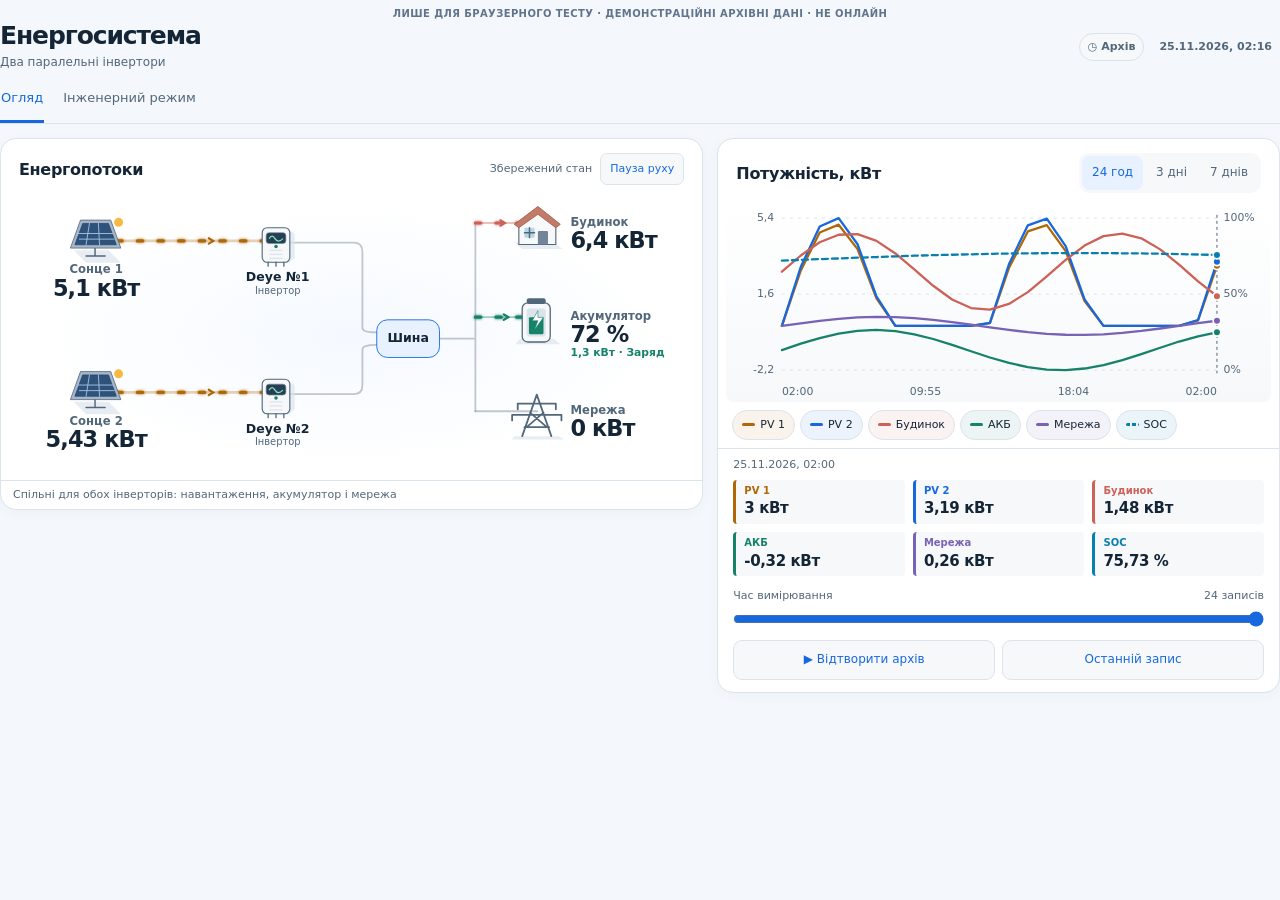
<file: tests/rakurs_v7_preview.html>
<!doctype html>
<html lang="uk">
<head>
<meta charset="utf-8">
<meta name="viewport" content="width=device-width,initial-scale=1">
<title>Rakurs V7 — ізольований візуальний тест</title>
<link rel="stylesheet" href="../deploy/rakurs/standalone/static/rakurs-v7.css">
<style>
html,body{margin:0;padding:0;min-height:100%;background:#f4f7fc}
body[data-theme="dark"]{background:#0b1625}
#test-label{margin:8px auto 3px;text-align:center;font:600 10px system-ui;
 color:#60748c;letter-spacing:.04em}
#test-stage{margin:auto;width:100%;max-width:1570px}
</style>
<script src="../deploy/rakurs/standalone/static/rakurs-v7-model.js"></script>
<script src="../deploy/rakurs/standalone/static/rakurs-v7.js"></script>
</head>
<body data-theme="light">
<p id="test-label">ЛИШЕ ДЛЯ БРАУЗЕРНОГО ТЕСТУ · ДЕМОНСТРАЦІЙНІ АРХІВНІ ДАНІ · НЕ ОНЛАЙН</p>
<main id="test-stage"></main>
<script>
(function(){
 const p=new URLSearchParams(location.search);
 const theme=p.get("theme")==="dark"?"dark":"light";
 document.body.setAttribute("data-theme",theme);
 const t="2026-11-25T00:16:18Z";
 const r=(value,unit="кВт")=>({value_decimal:value,unit,observed_at_utc:t});
 const d1={device_key:"fixture_deye_1",slot_no:1,values:{
  pv_power:r(5.1),load_power:r(6.4),grid_power:r(0),
  battery_power:r(-1.3),battery_soc:r(72,"%")
 }};
 const d2={device_key:"fixture_deye_2",slot_no:2,values:{
  pv_power:r(5.432),load_power:r(6.816),grid_power:r(0),
  battery_power:r(-1.385),battery_soc:r(73.8,"%")
 }};
 const scenario=p.get("scenario")||"archive";
 if(scenario==="empty"){d1.values={};d2.values={};}
 if(scenario==="zero"){d1.values.pv_power=r(0);d2.values.pv_power=r(0);}
 if(scenario==="discharge"){d1.values.battery_power=r(1.38);d2.values.battery_power=r(1.4);}
 if(scenario==="battery-idle"){d1.values.battery_power=r(0);d2.values.battery_power=r(0);}
 if(scenario==="battery-conflict"){d2.values.battery_power=r(1.4);}
 if(scenario==="partial"){delete d1.values.battery_soc;delete d2.values.grid_power;}
 const start=Date.parse("2026-11-24T00:00:00Z");
 const loader=async(device,key,hours)=>{
  if(scenario==="empty")return {points:[]};
  const n=hours>=168?44:hours>=72?32:24;
  const points=Array.from({length:n},(_,i)=>{
   const hour=i/(n-1)*hours;
   const sun=Math.max(0,Math.sin((i/(n-1))*Math.PI*4.2));
   let v=key==="pv_power"?(device==="fixture_deye_1"?5.1:5.43)*sun:
    key==="load_power"?2.7+1.9*Math.sin(i*.44):
    key==="battery_power"?-1.2+Math.sin(i*.32):
    key==="battery_soc"?72+5*Math.sin(i*.1):
    key==="grid_power"?.45*Math.sin(i*.3):null;
   return {value_decimal:v,unit:key==="battery_soc"?"%":"кВт",
    observed_at_utc:new Date(start+hour*3600000).toISOString()};
  });
  return {points};
 };
 const settings={devices:[d1,d2],selectedDeviceKey:d1.device_key,
  selectedSlotNo:1,status:{collector_active:false,physical_topology_verified:false,
   register_semantics_verified:false},historyLoader:loader,
  now:Date.parse("2026-11-26T00:00:00Z")};
 window.__v7Fixture={settings};
 window.RakursV7.render(document.getElementById("test-stage"),settings);
})();
</script>
</body>
</html>
</file>
<file: deploy/rakurs/standalone/static/rakurs-v7.css>
/* RAKURS — independent product design system, shared light/dark tokens.
   The overview has its own visual language: equipment, not a grid of KPI cards. */
.rv7{
 --v7-bg:#f0f3f6;--v7-card:#fff;--v7-card-alt:#f6f8fa;--v7-ink:#142536;--v7-muted:#53677a;
 --v7-line:#dbe3eb;--v7-primary:#1768df;--v7-accent-bg:#e8f1ff;
 --v7-pv:#ae6808;--v7-pv-soft:#fff4d9;--v7-load:#cc6158;--v7-load-soft:#fff2ee;
 --v7-battery:#168269;--v7-battery-soft:#e6f6ef;--v7-grid:#7762b5;--v7-grid-soft:#f1eefb;
 --v7-shadow:0 3px 14px #16263b08;--v7-radius:16px;--v7-gap:14px;
 font:14px/1.45 Inter,system-ui,-apple-system,"Segoe UI",sans-serif;color:var(--v7-ink);
 font-variant-numeric:tabular-nums;max-width:none;margin:0;min-width:0;
}
body[data-theme=dark] .rv7,.rv7[data-theme=dark]{
 --v7-bg:#0d1620;--v7-card:#152331;--v7-card-alt:#1a2b39;--v7-ink:#f0f5fa;--v7-muted:#a1b4c5;
 --v7-line:#304352;--v7-primary:#8bbaff;--v7-accent-bg:#243b56;
 --v7-pv:#ffca70;--v7-pv-soft:#453720;--v7-load:#ff9b90;--v7-load-soft:#452b30;
 --v7-battery:#73d5b0;--v7-battery-soft:#193d34;--v7-grid:#c2aff5;--v7-grid-soft:#342d48;
 --v7-shadow:none;
}
.rv7 *{box-sizing:border-box}
.rv7 button,.rv7 input,.rv7 select{font:inherit}
.rv7 button{cursor:pointer}
.rv7 :is(button,a,input,[role=button]):focus-visible{outline:2px solid var(--v7-primary);outline-offset:3px}
.rv7 [hidden]{display:none!important}
.rv7-sr{position:absolute;width:1px;height:1px;overflow:hidden;clip:rect(0,0,0,0)}
.rv7-top{display:flex;justify-content:space-between;align-items:center;gap:8px;margin-bottom:8px;flex-wrap:wrap}
.rv7-heading{display:flex;align-items:center}
.rv7-title{font-size:25px;letter-spacing:-.045em;line-height:1.15;margin:0;font-weight:780}
.rv7-subtitle{font-size:12px;color:var(--v7-muted);display:block;margin-top:3px}
.rv7-status{display:flex;align-items:center;gap:7px;flex-wrap:wrap}
.rv7-pill{font-size:11px;color:var(--v7-muted);padding:5px 8px;border-radius:20px;white-space:nowrap;font-weight:650}
.rv7-pill.is-archive{background:var(--v7-card-alt);border:1px solid var(--v7-line)}
.rv7-pill.is-live{color:var(--v7-battery);background:var(--v7-battery-soft)}
.rv7-pill.is-missing{color:var(--v7-load);background:var(--v7-load-soft)}
.rv7-tabs{display:flex;gap:18px;border-bottom:1px solid var(--v7-line);margin-bottom:14px}
.rv7-tab{border:0;background:none;padding:7px 1px 10px;min-height:44px;font-size:13px!important;color:var(--v7-muted);font-weight:650;border-bottom:3px solid transparent}
.rv7-tab[aria-selected=true]{color:var(--v7-primary);border-color:var(--v7-primary)}
.rv7-shell{display:grid;grid-template-columns:minmax(0,1fr);gap:var(--v7-gap);align-items:start}
.rv7-overview-left{display:grid;gap:8px;min-width:0}
.rv7-card{min-width:0;overflow:hidden;background:var(--v7-card);border:1px solid var(--v7-line);border-radius:var(--v7-radius);box-shadow:var(--v7-shadow)}
.rv7-card-head{display:flex;justify-content:space-between;align-items:center;gap:8px;padding:14px 18px 6px}
.rv7-card-title{font-size:16px;font-weight:770;letter-spacing:-.02em}
.rv7-card-meta{font-size:11px;color:var(--v7-muted);text-align:right}
.rv7-diagram-card{background:var(--v7-card)}
.rv7-schema-wrap{padding:4px 12px 3px;background:radial-gradient(ellipse at center,var(--v7-accent-bg) -80%,transparent 65%);min-width:0}
.rv7-diagram{display:block;width:100%;height:auto;max-width:900px;margin:auto;overflow:visible}
.rv7-mobile{display:none}
.rv7-diagram [data-node]{cursor:pointer}
.rv7-diagram [data-node] text,.rv7-equipment{pointer-events:none}
.rv7-diagram .rv7-node-bg{fill:transparent;stroke:none;transition:fill .15s}
.rv7-diagram [data-node]:hover .rv7-node-bg,.rv7-diagram [data-node]:focus-visible .rv7-node-bg{fill:var(--v7-accent-bg)}
.rv7-diagram .rv7-node-label{font-size:13px;font-weight:600;fill:var(--v7-muted)}
.rv7-diagram .rv7-node-value{font-weight:780;letter-spacing:-.04em;fill:var(--v7-ink)}
.rv7-diagram .rv7-bus-title{font-size:14px;font-weight:720;fill:var(--v7-ink)}
.rv7-diagram .rv7-bus-meta{font-size:11px;fill:var(--v7-muted)}
.rv7-diagram .rv7-hub{fill:var(--v7-accent-bg);stroke:var(--v7-primary);stroke-width:1}
.rv7-diagram .rv7-wire{fill:none;stroke:var(--v7-line);stroke-width:2;stroke-linecap:round;stroke-linejoin:round}
.rv7-diagram .rv7-wire-pv1,.rv7-diagram .rv7-wire-pv2{stroke:var(--v7-pv);stroke-width:3}
.rv7-diagram .rv7-wire-load{stroke:var(--v7-load)}
.rv7-diagram .rv7-wire-battery{stroke:var(--v7-battery)}
.rv7-diagram .rv7-wire-grid{stroke:var(--v7-grid)}
.rv7-diagram .rv7-wire.is-unknown{stroke:var(--v7-line)}
.rv7-direction{fill:none;stroke:var(--v7-pv);stroke-width:2.5;stroke-linecap:round}
.rv7-equipment .art-ground{fill:var(--v7-line);opacity:.65}
.rv7-equipment .art-frame{fill:none;stroke:var(--v7-muted);stroke-width:1.3;stroke-linecap:round}
.rv7-equipment .art-solar-frame{fill:#a6b6ca;stroke:#51647c;stroke-width:.7}
.rv7-equipment .art-solar{fill:#2e5279;stroke:#244464;stroke-width:.65}
.rv7-equipment .art-solar-cells{fill:none;stroke:#a5c6e7;stroke-width:.8;stroke-linecap:round}
.rv7-equipment .art-sun{fill:#f6b941}
.rv7-equipment .art-device{fill:var(--v7-card-alt);stroke:var(--v7-muted);stroke-width:1.15}
.rv7-equipment .art-display{fill:#254052;stroke:#708599;stroke-width:.65}
.rv7-equipment .art-signal{fill:none;stroke:#85e1c1;stroke-width:1.3}
.rv7-equipment .art-detail{fill:none;stroke:var(--v7-line);stroke-width:1.4;stroke-linecap:round}
.rv7-equipment .art-led{fill:var(--v7-battery)}
.rv7-equipment .art-house{fill:var(--v7-card-alt);stroke:var(--v7-muted);stroke-width:1}
.rv7-equipment .art-roof{fill:#c17b67;stroke:#9d5645;stroke-width:.7;stroke-linejoin:round}
.rv7-equipment .art-door{fill:#718498}
.rv7-equipment .art-window{fill:#b6d7e8}
.rv7-equipment .art-terminal{fill:var(--v7-muted)}
.rv7-equipment .art-battery-track{fill:var(--v7-line)}
.rv7-equipment .art-battery-fill{fill:var(--v7-battery)}
.rv7-equipment .art-lightning{fill:var(--v7-card);stroke:var(--v7-battery);stroke-width:.5}
.rv7-equipment .art-tower{fill:none;stroke:var(--v7-muted);stroke-width:1.6;stroke-linecap:round;stroke-linejoin:round}
.rv7-flow-foot{display:flex;justify-content:space-between;align-items:center;gap:6px;flex-wrap:wrap;padding:6px 18px 11px;border-top:1px solid var(--v7-line)}
.rv7-source-label{font-size:11px;color:var(--v7-muted)}
.rv7-actions{margin-left:auto;display:flex}
.rv7-link,.rv7-latest,.rv7-play{display:inline-flex;align-items:center;justify-content:center;min-height:40px;gap:6px;padding:6px 12px;border:1px solid var(--v7-line);border-radius:9px;background:var(--v7-card-alt);color:var(--v7-primary);font-size:12px!important;font-weight:680;text-decoration:none}
.rv7-link:hover,.rv7-latest:hover,.rv7-play:hover{border-color:var(--v7-primary)}
.rv7-warnings{display:grid;gap:4px}
.rv7-message{display:flex;align-items:center;gap:7px;font-size:12px;color:var(--v7-muted);padding:5px 10px}
.rv7-message .rv7-link{margin-left:auto}
.rv7-notice-icon{color:var(--v7-pv);font-size:15px}
.rv7-warning-details{font-size:11px;color:var(--v7-muted);padding:0 10px}
.rv7-warning-details summary{cursor:pointer;min-height:26px}
.rv7-warning-details ul{margin:4px 0 8px;padding-left:18px}
.rv7-ranges{display:flex;align-items:center;gap:3px;padding:3px;background:var(--v7-card-alt);border-radius:10px}
.rv7-range{border:0;border-radius:8px;background:transparent;color:var(--v7-muted);font-size:12px!important;padding:6px 10px;min-height:34px;font-weight:650}
.rv7-range[aria-pressed=true]{background:var(--v7-accent-bg);color:var(--v7-primary)}
.rv7-chart-box{padding:6px 10px 0;min-height:120px}
.rv7-chart{display:block;width:100%;height:auto;max-height:240px}
.rv7-chart-gridline{stroke:var(--v7-line);stroke-width:1;stroke-dasharray:3 5}
.rv7-chart-line{fill:none;stroke-width:2.3;stroke-linecap:round;stroke-linejoin:round}
.rv7-axis{fill:var(--v7-muted);font-size:10px}
.rv7-chart-cursor{stroke:var(--v7-muted);stroke-width:1;stroke-dasharray:3 3}
.rv7-chart-hit{fill:transparent;cursor:crosshair}
.rv7-chart-status{display:grid;place-items:center;text-align:center;min-height:120px;color:var(--v7-muted);font-size:12px;padding:16px}
.rv7-series{display:flex;flex-wrap:wrap;gap:5px 8px;padding:5px 14px 7px}
.rv7-series-button{border:0;background:none;display:flex;align-items:center;gap:5px;color:var(--v7-muted);min-height:34px;font-size:11px!important;padding:4px;font-weight:650}
.rv7-series-button[aria-pressed=false]{opacity:.5;text-decoration:line-through}
.rv7-series-dot{width:8px;height:8px;border-radius:3px;background:var(--series-color)}
.rv7-history-time{border-top:1px solid var(--v7-line);padding:8px 15px}
.rv7-chart-date{font-size:11px;color:var(--v7-muted);margin-bottom:7px}
.rv7-chart-stats{display:flex;gap:7px;flex-wrap:wrap}
.rv7-chart-stat{min-width:75px;flex:1}
.rv7-chart-stat small{font-size:10px;font-weight:700;display:block}
.rv7-chart-stat strong{font-size:15px;letter-spacing:-.025em;display:block}
.rv7-time-control{padding:4px 15px 12px}
.rv7-time-control label{display:flex;justify-content:space-between;gap:6px;color:var(--v7-muted);font-size:11px}
.rv7-time-control input{width:100%;accent-color:var(--v7-primary);min-height:30px;margin:0}
.rv7-playback-actions{display:grid;grid-template-columns:1fr 1fr;gap:7px}
.rv7-play[aria-pressed=true]{background:var(--v7-accent-bg);border-color:var(--v7-primary)}
.rv7-note{font-size:11px;color:var(--v7-muted);padding:8px 15px;margin:0;border-top:1px solid var(--v7-line)}
.rv7-history-error{margin:5px 15px 8px;color:var(--v7-load);font-size:12px}
.rv7-history-error:empty{display:none}
.rv7-secondary{margin-top:14px;display:grid;grid-template-columns:1fr 1fr;gap:12px}
.rv7-secondary .rv7-card{padding:14px}
.rv7-secondary-title{margin:0 0 8px;font-size:13px;font-weight:750}
.rv7-devices,.rv7-chip-grid{display:grid;grid-template-columns:repeat(2,minmax(0,1fr));gap:8px}
.rv7-device,.rv7-chip{padding:10px;border:1px solid var(--v7-line);border-radius:10px;background:var(--v7-card-alt);text-decoration:none;color:var(--v7-ink);font-size:12px}
.rv7-device small{display:block;font-size:10px;color:var(--v7-muted);margin:3px 0}
.rv7-device-link{display:inline-block;color:var(--v7-primary);font-size:11px;padding:6px 0;text-decoration:none}
.rv7-chip{min-height:44px;display:flex;align-items:center}
.rv7-engineer{display:grid;gap:12px}
.rv7-engineer-head{padding:15px}
.rv7-engineer-head h2{font-size:19px;margin:0 0 4px}
.rv7-engineer-head p{font-size:12px;color:var(--v7-muted);margin:0}
.rv7-engineer-table{padding:0 10px 10px;overflow:auto}
.rv7-engineer table{width:100%;border-collapse:collapse;min-width:580px}
.rv7-engineer th,.rv7-engineer td{font-size:12px;text-align:left;padding:12px;border-bottom:1px solid var(--v7-line)}
.rv7-engineer th{background:var(--v7-card-alt);color:var(--v7-muted)}
.rv7-engineer-nav{display:flex;flex-wrap:wrap;gap:6px;padding:12px}
.rv7-panel-backdrop{position:fixed;inset:0;background:#08131e80;backdrop-filter:blur(3px);z-index:2998}
.rv7-panel{position:fixed;top:0;right:0;bottom:0;width:min(420px,100vw);overflow:auto;padding:22px;background:var(--v7-card);color:var(--v7-ink);z-index:2999;box-shadow:-10px 0 40px #0002}
.rv7-panel-header{display:flex;justify-content:space-between;align-items:center;gap:8px}
.rv7-panel-header h2{font-size:20px;margin:0}
.rv7-panel-close{height:44px;width:44px;border-radius:10px;border:1px solid var(--v7-line);background:var(--v7-card-alt);color:var(--v7-ink);font-size:21px!important}
.rv7-panel-big{font-size:32px;font-weight:780;letter-spacing:-.04em;margin:14px 0}
.rv7-panel-item{padding:11px 0;border-bottom:1px solid var(--v7-line)}
.rv7-panel-item small,.rv7-panel-meta{display:block;font-size:11px;color:var(--v7-muted)}
.rv7-panel-item strong{font-size:13px}
.rv7-panel-actions{margin-top:16px}
.rv7-empty{text-align:center;padding:20px;color:var(--v7-muted)}
/* Application shell: one restrained palette and consistent spacing on every route. */
body[data-theme=light]{--ux-page:#f0f3f6;--ux-surface:#fff;--ux-subtle:#f6f8fa;--ux-raised:#e9f1fb;--ux-title:#142536;--ux-ink:#142536;--ux-muted:#53677a;--ux-line:#dbe3eb;--ux-accent:#1768df;--ux-link:#1768df}
body[data-theme=dark]{--ux-page:#0d1620;--ux-surface:#152331;--ux-subtle:#1a2b39;--ux-raised:#243b56;--ux-title:#f0f5fa;--ux-ink:#f0f5fa;--ux-muted:#a1b4c5;--ux-line:#304352;--ux-accent:#8bbaff;--ux-link:#8bbaff}
body[data-theme] .workarea{background:var(--ux-page)}
body[data-theme] .sidebar{width:222px;padding:18px 10px;box-shadow:none}
body[data-theme] .brand-mark{background:var(--ux-accent);color:var(--ux-surface);border-radius:10px;box-shadow:none}
body[data-theme] .brand{margin:0 0 16px;padding:0 8px}
body[data-theme] .brand strong{letter-spacing:.08em;font-size:18px}
body[data-theme] .nav a{border-radius:8px;min-height:35px;padding:6px 9px;font-size:12px;gap:9px}
body[data-theme] .nav a.active{box-shadow:none;background:var(--ux-raised)}
body[data-theme] .nav .symbol{font-size:16px}
body[data-theme] .topbar{min-height:64px;padding:10px 20px;box-shadow:none}
body[data-theme] .topbar h1{font-size:21px;margin:0}
body[data-theme] .eyebrow{display:none}
body[data-theme] .content{padding:14px 20px 28px}
body[data-theme] .footer{padding:12px 20px}
body[data-theme] :is(.panel,.card,.trend-card,.parallel-device,.history-workspace){border-radius:14px;box-shadow:none}
body[data-theme] .mobile-tabs{box-shadow:0 -2px 12px #12203312}
@media(min-width:1200px){.rv7-shell{grid-template-columns:minmax(0,1.45fr) minmax(0,1fr)}}
@media(max-width:950px) and (min-width:761px){body[data-theme] .sidebar{width:76px;padding:15px 8px}}
@media(max-width:760px){
 body[data-theme] .topbar{padding:8px 12px;min-height:0}
 body[data-theme] .content{padding:8px 10px 20px}
 body[data-theme].rakurs-v7-overview .topbar .mobile-heading-row,
 body[data-theme].rakurs-v7-overview .topbar :is(.updated,.mode-indicator,.connection){display:none}
 body[data-theme].rakurs-v7-overview .topbar .top-actions{display:flex;justify-content:space-between;gap:6px;flex-wrap:wrap}
 body[data-theme].rakurs-v7-overview .topbar :is(.refresh-data,.theme-toggle,.logout-button){font-size:11px;min-height:32px;padding:5px 8px}
 body[data-theme].rakurs-v7-overview .device-select-wrap select{min-width:90px;padding:4px 6px}
}
@media(max-width:600px){
 .rv7{--v7-gap:10px}
 .rv7-title{font-size:20px}.rv7-subtitle{display:none}
 .rv7-status{gap:0}.rv7-pill{font-size:10px;padding:4px 6px}
 .rv7-tabs{margin-bottom:8px;gap:16px}.rv7-tab{min-height:38px;padding:4px 0 7px;font-size:12px!important}
 .rv7-mobile{display:block}.rv7-desktop{display:none}
 .rv7-card-head{padding:10px 11px 4px}.rv7-card-title{font-size:14px}
 .rv7-card-meta{font-size:10px}.rv7-schema-wrap{padding:0 0 3px}
 .rv7-diagram .rv7-node-label{font-size:11px}.rv7-diagram .rv7-bus-title{font-size:12px}.rv7-diagram .rv7-bus-meta{font-size:10px}
 .rv7-flow-foot{padding:2px 9px 4px}.rv7-source-label{font-size:10px}
 .rv7-message{padding:2px 5px;font-size:11px}.rv7-warning-details{padding:0 5px}
 .rv7-link{min-height:38px;font-size:11px!important}
 .rv7-range{padding:5px 7px;font-size:10px!important}
 .rv7-chart-box{padding:3px 5px 0}.rv7-chart{max-height:180px}
 .rv7-series{padding:3px 9px;gap:3px 5px}
 .rv7-secondary{grid-template-columns:1fr;gap:8px;margin-top:10px}
 .rv7-panel{left:0;right:0;top:auto;bottom:0;width:100%;max-height:85dvh;border-radius:20px 20px 0 0;padding:16px 16px calc(18px + env(safe-area-inset-bottom,0px))}
}
@media(prefers-reduced-motion:reduce){.rv7 *{transition:none!important;animation:none!important}}

/* Keep the toolbar functional and visually quiet: accessible text stays in DOM. */
body[data-theme].rakurs-v7-overview .topbar .mobile-heading-row{display:none}
body[data-theme].rakurs-v7-overview .topbar .top-actions{width:100%;justify-content:flex-end;gap:8px}
body[data-theme] .topbar :is(.theme-toggle,.refresh-data,.logout-button){
 font-size:0!important;width:38px;min-width:38px;height:38px;min-height:38px!important;padding:0!important;display:inline-grid;place-items:center
}
body[data-theme] .topbar :is(.theme-toggle,.refresh-data,.logout-button)::before{
 content:"";display:block;width:19px;height:19px;background:currentColor;mask-repeat:no-repeat;mask-position:center;mask-size:contain
}
body[data-theme] .topbar .theme-toggle::before{
 mask-image:url("data:image/svg+xml,%3Csvg xmlns='http://www.w3.org/2000/svg' viewBox='0 0 24 24' fill='none' stroke='black' stroke-width='2' stroke-linecap='round' stroke-linejoin='round'%3E%3Cpath d='M20.9 13.4A9 9 0 0 1 10.6 3.1 9 9 0 1 0 20.9 13.4Z'/%3E%3C/svg%3E")
}
body[data-theme=dark] .topbar .theme-toggle::before{
 mask-image:url("data:image/svg+xml,%3Csvg xmlns='http://www.w3.org/2000/svg' viewBox='0 0 24 24' fill='none' stroke='black' stroke-width='2' stroke-linecap='round'%3E%3Ccircle cx='12' cy='12' r='4'/%3E%3Cpath d='M12 2v2m0 16v2M2 12h2m16 0h2M5 5l1.5 1.5m11 11L19 19m0-14-1.5 1.5m-11 11L5 19'/%3E%3C/svg%3E")
}
body[data-theme] .topbar .refresh-data::before{
 mask-image:url("data:image/svg+xml,%3Csvg xmlns='http://www.w3.org/2000/svg' viewBox='0 0 24 24' fill='none' stroke='black' stroke-width='2' stroke-linecap='round' stroke-linejoin='round'%3E%3Cpath d='M20 7v5h-5M4 17v-5h5M6 8a7 7 0 0 1 12-2l2 2M4 16l2 2a7 7 0 0 0 12-2'/%3E%3C/svg%3E")
}
body[data-theme] .topbar .logout-button::before{
 mask-image:url("data:image/svg+xml,%3Csvg xmlns='http://www.w3.org/2000/svg' viewBox='0 0 24 24' fill='none' stroke='black' stroke-width='2' stroke-linecap='round' stroke-linejoin='round'%3E%3Cpath d='M11 4H5v16h6m3-8h7m-4-4 4 4-4 4'/%3E%3C/svg%3E")
}
@media(max-width:760px){
 body[data-theme].rakurs-v7-overview .topbar .top-actions{justify-content:space-between;flex-wrap:nowrap;gap:5px}
 body[data-theme].rakurs-v7-overview .topbar .device-select-wrap{margin-left:auto;min-width:0}
 body[data-theme] .topbar :is(.theme-toggle,.refresh-data,.logout-button){width:36px;min-width:36px;height:36px}
}

/* PRODUCT WORKSPACES — all application routes use one density and type scale. */
body[data-theme] .content{max-width:none;margin-inline:0;min-width:0;font-variant-numeric:tabular-nums}
body[data-theme] .section-header.product-section-heading{margin:8px 0 16px;display:block}
body[data-theme] .product-section-copy h2{font-size:clamp(20px,2vw,27px);font-weight:760;line-height:1.2;letter-spacing:-.04em;margin:0 0 5px}
body[data-theme] .product-section-copy .subtle{display:block;font-size:12px;color:var(--ux-muted);line-height:1.45}
body[data-theme] .product-metric-summary{display:grid;grid-template-columns:repeat(auto-fit,minmax(160px,1fr));border:1px solid var(--ux-line);border-radius:15px;overflow:hidden;background:var(--ux-surface);gap:1px;margin:0 0 14px}
body[data-theme] .product-metric-highlight{padding:14px 18px;background:var(--ux-subtle);min-width:0}
body[data-theme] .product-metric-highlight small{display:block;font-size:12px;font-weight:650;color:var(--ux-muted)}
body[data-theme] .product-metric-highlight strong{display:block;margin:6px 0;font-size:clamp(22px,2.7vw,32px);letter-spacing:-.045em;font-weight:760;overflow-wrap:anywhere}
body[data-theme] .product-metric-highlight span{display:block;color:var(--ux-muted);font-size:10px}
body[data-theme] .product-metric-catalog{display:grid;grid-template-columns:repeat(2,minmax(0,1fr));gap:0;background:var(--ux-surface);border:1px solid var(--ux-line);border-radius:14px;overflow:hidden}
body[data-theme] .product-metric-catalog .metric{border:0;border-bottom:1px solid var(--ux-line);border-radius:0;box-shadow:none;background:transparent;margin:0;min-width:0;padding:12px 16px;display:flex;gap:12px;justify-content:space-between;align-items:center}
body[data-theme] .product-metric-catalog .metric:nth-child(odd){border-right:1px solid var(--ux-line)}
body[data-theme] .product-metric-catalog .metric-info{min-width:0}
body[data-theme] .product-metric-catalog .metric-info strong{font-size:13px;font-weight:650}
body[data-theme] .product-metric-catalog .metric-info small{font-size:10px;overflow-wrap:anywhere;color:var(--ux-muted)}
body[data-theme] .product-metric-catalog .metric-timestamp{font-size:10px}
body[data-theme] .product-metric-catalog .metric-reading{flex:none;text-align:right}
body[data-theme] .product-metric-catalog .metric-reading .number{font-size:20px;font-weight:730;letter-spacing:-.035em}
body[data-theme] :is(.catalog-controls,.modbus-toolbar,.register-toolbar,.history-controls,.settings-fields){gap:10px}
body[data-theme] :is(.catalog-controls,.modbus-toolbar,.register-toolbar) input{min-width:0}
body[data-theme] :is(.history-workspace,.modbus-workspace,.register-workspace,.settings-panel){padding:16px;background:var(--ux-surface);border:1px solid var(--ux-line);box-shadow:none}
body[data-theme] .trend-section.full-trends .trend-grid{display:grid;grid-template-columns:repeat(2,minmax(0,1fr));gap:12px}
body[data-theme] .trend-card{padding:14px;background:var(--ux-surface);border:1px solid var(--ux-line)}
body[data-theme] .trend-card-caption{margin:0 0 8px}
body[data-theme] .trend-latest{font-weight:760;font-size:26px;letter-spacing:-.04em}
body[data-theme] .product-timeseries{display:block;width:100%;height:auto;max-height:340px;background:transparent!important;border:0!important;border-radius:0;overflow:visible;color:var(--ux-accent)}
body[data-theme] .product-timeseries .product-gridline{stroke:var(--ux-line);stroke-dasharray:3 4}
body[data-theme] .product-timeseries .product-axis{fill:var(--ux-muted);font-size:12px}
body[data-theme] .product-timeseries .product-series-line{fill:none;stroke:currentColor;stroke-width:2.3;stroke-linecap:round;stroke-linejoin:round}
body[data-theme] .product-timeseries :is(.product-sample-dot,.product-cursor-dot){fill:currentColor}
body[data-theme] .product-timeseries .product-cursor{stroke:var(--ux-muted);stroke-dasharray:3 4}
body[data-theme] .product-timeseries .product-chart-label{fill:var(--ux-title);font-size:13px;font-weight:700}
body[data-theme] .trend-solar .product-timeseries{color:var(--ux-solar)}
body[data-theme] .trend-load .product-timeseries{color:var(--ux-load)}
body[data-theme] .trend-battery .product-timeseries{color:var(--ux-battery)}
body[data-theme] .trend-network .product-timeseries{color:var(--ux-grid)}
body[data-theme] .parallel-devices{display:grid;grid-template-columns:repeat(2,minmax(0,1fr));gap:14px;margin:12px 0}
body[data-theme] .parallel-device{padding:16px;min-width:0;background:var(--ux-surface);border:1px solid var(--ux-line)}
body[data-theme] .parallel-device-name{font-size:23px;letter-spacing:-.04em}
body[data-theme] .parallel-device-model{margin:4px 0 12px;color:var(--ux-muted)}
body[data-theme] .parallel-metric-list{display:grid;grid-template-columns:repeat(3,minmax(0,1fr));gap:1px;border:1px solid var(--ux-line);border-radius:12px;overflow:hidden;margin:10px 0}
body[data-theme] .parallel-reading{background:var(--ux-subtle);border:0;border-radius:0;padding:10px;min-width:0}
body[data-theme] .parallel-reading strong{font-size:19px;letter-spacing:-.03em;overflow-wrap:anywhere}
body[data-theme] .parallel-reading span{font-size:9px;line-height:1.25}
body[data-theme] .parallel-demo-counters{margin:10px 0;gap:8px}
body[data-theme] .parallel-demo-counter{background:transparent;border:0;border-bottom:1px solid var(--ux-line);border-radius:0;padding:8px}
body[data-theme] .parallel-raw-viewer{margin:8px 0;padding:8px 0;border-top:1px solid var(--ux-line)}
body[data-theme] .parallel-raw-viewer summary{cursor:pointer;font-size:12px;font-weight:700;padding:8px 0;color:var(--ux-title)}
body[data-theme] .table-wrap{border:1px solid var(--ux-line);border-radius:10px;max-width:100%;overflow:auto}
body[data-theme] .data-table{font-size:12px;background:var(--ux-surface)}
body[data-theme] .data-table th{background:var(--ux-subtle);font-weight:650;padding:10px 12px}
body[data-theme] .data-table td{padding:10px 12px}
body[data-theme] .data-table tbody tr:hover{background:var(--ux-subtle)}
body[data-theme] .event-summary{display:grid;grid-template-columns:repeat(2,minmax(0,1fr));gap:12px;margin:0 0 12px}
body[data-theme] .event-count-card{padding:16px;border-radius:12px}
body[data-theme] .event-row{border-radius:0;border:0;border-bottom:1px solid var(--ux-line);padding:10px 0;background:transparent}
body[data-theme] .settings-panel .settings-fields{margin:12px 0}
body[data-theme] .settings-field input:not([type=checkbox]),body[data-theme] .settings-field select{width:100%;min-width:0}
body[data-theme] .shared-bus-chain{gap:5px}
body[data-theme] .settings-save{min-height:42px;border-radius:9px}
body[data-theme] .footer{font-size:10px;color:var(--ux-muted)}
body[data-theme] .nav a:focus-visible,body[data-theme] .product-timeseries:focus-visible{outline:2px solid var(--ux-accent);outline-offset:2px}
body[data-theme] .topbar .mobile-heading-row{min-width:0}
body[data-theme] .topbar .top-actions{min-width:0}
body[data-theme] .topbar .top-actions .mode-indicator{white-space:nowrap}
@media(max-width:1100px){body[data-theme] .parallel-devices{grid-template-columns:minmax(0,1fr)}}
@media(max-width:760px){
 body[data-theme] .product-section-copy h2{font-size:20px}
 body[data-theme] .product-metric-summary{grid-template-columns:repeat(2,minmax(0,1fr));margin-bottom:10px}
 body[data-theme] .product-metric-highlight{padding:10px}
 body[data-theme] .product-metric-highlight strong{font-size:23px}
 body[data-theme] .product-metric-catalog{grid-template-columns:minmax(0,1fr)}
 body[data-theme] .product-metric-catalog .metric:nth-child(odd){border-right:0}
 body[data-theme] .product-metric-catalog .metric{padding:10px 12px}
 body[data-theme] .trend-section.full-trends .trend-grid{grid-template-columns:minmax(0,1fr)}
 body[data-theme] :is(.history-workspace,.modbus-workspace,.register-workspace,.settings-panel,.parallel-device,.trend-card){padding:11px}
 body[data-theme] .parallel-metric-list{grid-template-columns:repeat(2,minmax(0,1fr))}
 body[data-theme] .event-row{gap:6px}
 body[data-theme] .topbar .top-actions{gap:6px;flex-wrap:wrap}
 body[data-theme] .topbar .top-actions :is(.updated,.connection){display:none}
 body[data-theme] .product-timeseries .product-axis{font-size:15px}
 body[data-theme] .product-timeseries .product-chart-label{font-size:16px}
 body[data-theme] .history-controls{display:grid;grid-template-columns:1fr}
}

/* Consistent line icons replace platform-dependent glyphs on every navigation. */
body[data-theme] :is(.nav a .symbol,.mobile-tab-symbol,.mobile-menu-symbol){
 font-size:0!important;line-height:0!important;display:grid;place-items:center;flex:none;width:22px;height:22px;
}
body[data-theme] :is(.nav a .symbol,.mobile-tab-symbol,.mobile-menu-symbol)::before{
 content:"";display:block;width:20px;height:20px;background:currentColor;
 mask-image:var(--product-nav-icon);mask-position:center;mask-repeat:no-repeat;mask-size:contain
}
body[data-theme] .mobile-tab-symbol::before{width:22px;height:22px}
body[data-theme] .nav a .symbol{color:var(--ux-muted)}
body[data-theme] .nav a.active .symbol{color:var(--ux-accent)}
body[data-theme] .product-metric-catalog .metric[hidden],body[data-theme] .trend-section.full-trends .trend-grid[hidden]{display:none!important}
body[data-theme] .product-metric-catalog .metric-reading small{overflow-wrap:anywhere}
body[data-theme] .product-timeseries{touch-action:pan-y;cursor:crosshair}
@media(min-width:761px){
 body[data-theme] .topbar .mobile-heading-row{display:none}
 body[data-theme] .topbar .top-actions{width:100%;justify-content:flex-end}
}
body[data-theme] .nav a[href="#/overview"],body[data-theme] .mobile-tabs a[data-route="overview"],body[data-theme] .mobile-menu-link[data-route="overview"]{--product-nav-icon:url("data:image/svg+xml,%3Csvg%20xmlns%3D%22http%3A%2F%2Fwww.w3.org%2F2000%2Fsvg%22%20viewBox%3D%220%200%2024%2024%22%20fill%3D%22none%22%20stroke%3D%22black%22%20stroke-width%3D%221.65%22%20stroke-linecap%3D%22round%22%20stroke-linejoin%3D%22round%22%3E%3Cpath%20d%3D%22M3%2010%2012%203l9%207v10a1%201%200%200%201-1%201h-5v-7H9v7H4a1%201%200%200%201-1-1z%22%2F%3E%3C%2Fsvg%3E")}
body[data-theme] .nav a[href="#/parallel"],body[data-theme] .mobile-tabs a[data-route="parallel"],body[data-theme] .mobile-menu-link[data-route="parallel"]{--product-nav-icon:url("data:image/svg+xml,%3Csvg%20xmlns%3D%22http%3A%2F%2Fwww.w3.org%2F2000%2Fsvg%22%20viewBox%3D%220%200%2024%2024%22%20fill%3D%22none%22%20stroke%3D%22black%22%20stroke-width%3D%221.65%22%20stroke-linecap%3D%22round%22%20stroke-linejoin%3D%22round%22%3E%3Cpath%20d%3D%22M3%204h7v16H3zM14%204h7v16h-7zM6%208h1m10%200h1M6%2012h1m10%200h1M6%2016h1m10%200h1%22%2F%3E%3C%2Fsvg%3E")}
body[data-theme] .nav a[href="#/pv"],body[data-theme] .mobile-tabs a[data-route="pv"],body[data-theme] .mobile-menu-link[data-route="pv"]{--product-nav-icon:url("data:image/svg+xml,%3Csvg%20xmlns%3D%22http%3A%2F%2Fwww.w3.org%2F2000%2Fsvg%22%20viewBox%3D%220%200%2024%2024%22%20fill%3D%22none%22%20stroke%3D%22black%22%20stroke-width%3D%221.65%22%20stroke-linecap%3D%22round%22%20stroke-linejoin%3D%22round%22%3E%3Cpath%20d%3D%22M12%202v3m0%2014v3M2%2012h3m14%200h3M5%205l2%202m10%2010%202%202M19%205l-2%202M7%2017l-2%202M12%207a5%205%200%201%200%200%2010%205%205%200%201%200%200-10%22%2F%3E%3C%2Fsvg%3E")}
body[data-theme] .nav a[href="#/battery"],body[data-theme] .mobile-tabs a[data-route="battery"],body[data-theme] .mobile-menu-link[data-route="battery"]{--product-nav-icon:url("data:image/svg+xml,%3Csvg%20xmlns%3D%22http%3A%2F%2Fwww.w3.org%2F2000%2Fsvg%22%20viewBox%3D%220%200%2024%2024%22%20fill%3D%22none%22%20stroke%3D%22black%22%20stroke-width%3D%221.65%22%20stroke-linecap%3D%22round%22%20stroke-linejoin%3D%22round%22%3E%3Cpath%20d%3D%22M3%207h17v10H3zM20%2010h2v4h-2M7%2010v4m4-4v4m4-4v4%22%2F%3E%3C%2Fsvg%3E")}
body[data-theme] .nav a[href="#/grid"],body[data-theme] .mobile-tabs a[data-route="grid"],body[data-theme] .mobile-menu-link[data-route="grid"]{--product-nav-icon:url("data:image/svg+xml,%3Csvg%20xmlns%3D%22http%3A%2F%2Fwww.w3.org%2F2000%2Fsvg%22%20viewBox%3D%220%200%2024%2024%22%20fill%3D%22none%22%20stroke%3D%22black%22%20stroke-width%3D%221.65%22%20stroke-linecap%3D%22round%22%20stroke-linejoin%3D%22round%22%3E%3Cpath%20d%3D%22M12%202%205%2022m7-20%207%2020M5%208h14M3%2014h18M7%2014l10%208M17%2014%207%2022%22%2F%3E%3C%2Fsvg%3E")}
body[data-theme] .nav a[href="#/load"],body[data-theme] .mobile-tabs a[data-route="load"],body[data-theme] .mobile-menu-link[data-route="load"]{--product-nav-icon:url("data:image/svg+xml,%3Csvg%20xmlns%3D%22http%3A%2F%2Fwww.w3.org%2F2000%2Fsvg%22%20viewBox%3D%220%200%2024%2024%22%20fill%3D%22none%22%20stroke%3D%22black%22%20stroke-width%3D%221.65%22%20stroke-linecap%3D%22round%22%20stroke-linejoin%3D%22round%22%3E%3Cpath%20d%3D%22M8%203v5m8-5v5M6%208h12v3a6%206%200%200%201-6%206v4m-6-13v3a6%206%200%200%200%206%206%22%2F%3E%3C%2Fsvg%3E")}
body[data-theme] .nav a[href="#/inverter"],body[data-theme] .mobile-tabs a[data-route="inverter"],body[data-theme] .mobile-menu-link[data-route="inverter"]{--product-nav-icon:url("data:image/svg+xml,%3Csvg%20xmlns%3D%22http%3A%2F%2Fwww.w3.org%2F2000%2Fsvg%22%20viewBox%3D%220%200%2024%2024%22%20fill%3D%22none%22%20stroke%3D%22black%22%20stroke-width%3D%221.65%22%20stroke-linecap%3D%22round%22%20stroke-linejoin%3D%22round%22%3E%3Cpath%20d%3D%22M4%204h16v16H4zM7%2012c2-7%205%207%207%200s3%200%203%200M7%207h10%22%2F%3E%3C%2Fsvg%3E")}
body[data-theme] .nav a[href="#/trends"],body[data-theme] .mobile-tabs a[data-route="trends"],body[data-theme] .mobile-menu-link[data-route="trends"]{--product-nav-icon:url("data:image/svg+xml,%3Csvg%20xmlns%3D%22http%3A%2F%2Fwww.w3.org%2F2000%2Fsvg%22%20viewBox%3D%220%200%2024%2024%22%20fill%3D%22none%22%20stroke%3D%22black%22%20stroke-width%3D%221.65%22%20stroke-linecap%3D%22round%22%20stroke-linejoin%3D%22round%22%3E%3Cpath%20d%3D%22M3%203v18h18M6%2015l5-6%204%204%206-7%22%2F%3E%3C%2Fsvg%3E")}
body[data-theme] .nav a[href="#/history"],body[data-theme] .mobile-tabs a[data-route="history"],body[data-theme] .mobile-menu-link[data-route="history"]{--product-nav-icon:url("data:image/svg+xml,%3Csvg%20xmlns%3D%22http%3A%2F%2Fwww.w3.org%2F2000%2Fsvg%22%20viewBox%3D%220%200%2024%2024%22%20fill%3D%22none%22%20stroke%3D%22black%22%20stroke-width%3D%221.65%22%20stroke-linecap%3D%22round%22%20stroke-linejoin%3D%22round%22%3E%3Cpath%20d%3D%22M3%2012a9%209%200%201%200%203-7L3%208m0-5v5h5m4-1v5l4%202%22%2F%3E%3C%2Fsvg%3E")}
body[data-theme] .nav a[href="#/archive"],body[data-theme] .mobile-tabs a[data-route="archive"],body[data-theme] .mobile-menu-link[data-route="archive"]{--product-nav-icon:url("data:image/svg+xml,%3Csvg%20xmlns%3D%22http%3A%2F%2Fwww.w3.org%2F2000%2Fsvg%22%20viewBox%3D%220%200%2024%2024%22%20fill%3D%22none%22%20stroke%3D%22black%22%20stroke-width%3D%221.65%22%20stroke-linecap%3D%22round%22%20stroke-linejoin%3D%22round%22%3E%3Cpath%20d%3D%22M3%204h18v4H3zM5%208v12h14V8m-10%204h6%22%2F%3E%3C%2Fsvg%3E")}
body[data-theme] .nav a[href="#/events"],body[data-theme] .mobile-tabs a[data-route="events"],body[data-theme] .mobile-menu-link[data-route="events"]{--product-nav-icon:url("data:image/svg+xml,%3Csvg%20xmlns%3D%22http%3A%2F%2Fwww.w3.org%2F2000%2Fsvg%22%20viewBox%3D%220%200%2024%2024%22%20fill%3D%22none%22%20stroke%3D%22black%22%20stroke-width%3D%221.65%22%20stroke-linecap%3D%22round%22%20stroke-linejoin%3D%22round%22%3E%3Cpath%20d%3D%22M4%2017h16l-2-4V9a6%206%200%200%200-12%200v4zm6%203a2%202%200%200%200%204%200%22%2F%3E%3C%2Fsvg%3E")}
body[data-theme] .nav a[href="#/modbus"],body[data-theme] .mobile-tabs a[data-route="modbus"],body[data-theme] .mobile-menu-link[data-route="modbus"]{--product-nav-icon:url("data:image/svg+xml,%3Csvg%20xmlns%3D%22http%3A%2F%2Fwww.w3.org%2F2000%2Fsvg%22%20viewBox%3D%220%200%2024%2024%22%20fill%3D%22none%22%20stroke%3D%22black%22%20stroke-width%3D%221.65%22%20stroke-linecap%3D%22round%22%20stroke-linejoin%3D%22round%22%3E%3Cpath%20d%3D%22M6%206h12v12H6zM9%202v4m6-4v4M9%2018v4m6-4v4M2%209h4m-4%206h4m12-6h4m-4%206h4M9%209h6v6H9z%22%2F%3E%3C%2Fsvg%3E")}
body[data-theme] .nav a[href="#/registers"],body[data-theme] .mobile-tabs a[data-route="registers"],body[data-theme] .mobile-menu-link[data-route="registers"]{--product-nav-icon:url("data:image/svg+xml,%3Csvg%20xmlns%3D%22http%3A%2F%2Fwww.w3.org%2F2000%2Fsvg%22%20viewBox%3D%220%200%2024%2024%22%20fill%3D%22none%22%20stroke%3D%22black%22%20stroke-width%3D%221.65%22%20stroke-linecap%3D%22round%22%20stroke-linejoin%3D%22round%22%3E%3Cpath%20d%3D%22M4%203h16v18H4zM8%207h8M8%2011h8M8%2015h5%22%2F%3E%3C%2Fsvg%3E")}
body[data-theme] .nav a[href="#/settings"],body[data-theme] .mobile-tabs a[data-route="settings"],body[data-theme] .mobile-menu-link[data-route="settings"]{--product-nav-icon:url("data:image/svg+xml,%3Csvg%20xmlns%3D%22http%3A%2F%2Fwww.w3.org%2F2000%2Fsvg%22%20viewBox%3D%220%200%2024%2024%22%20fill%3D%22none%22%20stroke%3D%22black%22%20stroke-width%3D%221.65%22%20stroke-linecap%3D%22round%22%20stroke-linejoin%3D%22round%22%3E%3Cpath%20d%3D%22M12%208a4%204%200%201%200%200%208%204%204%200%201%200%200-8M12%202v3m0%2014v3M2%2012h3m14%200h3M5%205l2%202m10%2010%202%202M19%205l-2%202M7%2017l-2%202%22%2F%3E%3C%2Fsvg%3E")}
body[data-theme] .nav a[href="#/system"],body[data-theme] .mobile-tabs a[data-route="system"],body[data-theme] .mobile-menu-link[data-route="system"]{--product-nav-icon:url("data:image/svg+xml,%3Csvg%20xmlns%3D%22http%3A%2F%2Fwww.w3.org%2F2000%2Fsvg%22%20viewBox%3D%220%200%2024%2024%22%20fill%3D%22none%22%20stroke%3D%22black%22%20stroke-width%3D%221.65%22%20stroke-linecap%3D%22round%22%20stroke-linejoin%3D%22round%22%3E%3Cpath%20d%3D%22M3%204h18v12H3zM8%2020h8m-4-4v4M7%208h4m-4%204h8%22%2F%3E%3C%2Fsvg%3E")}
body[data-theme] #mobile-more{--product-nav-icon:url("data:image/svg+xml,%3Csvg%20xmlns%3D%22http%3A%2F%2Fwww.w3.org%2F2000%2Fsvg%22%20viewBox%3D%220%200%2024%2024%22%20fill%3D%22none%22%20stroke%3D%22black%22%20stroke-width%3D%221.65%22%20stroke-linecap%3D%22round%22%20stroke-linejoin%3D%22round%22%3E%3Cpath%20d%3D%22M4%204h6v6H4zM14%204h6v6h-6zM4%2014h6v6H4zM14%2014h6v6h-6z%22%2F%3E%3C%2Fsvg%3E")}

/* Compact actual app header, including every secondary screen. */
body[data-theme] .topbar .logout-form{margin:0;display:inline-flex;flex:none}
body[data-theme] .topbar .device-select-wrap{display:flex;align-items:center;gap:6px;font-size:11px;white-space:nowrap}
body[data-theme] .topbar .device-select-wrap select{min-width:94px;max-width:140px;padding:6px 8px;min-height:34px}
body[data-theme] .topbar .top-actions{align-items:center}
@media(max-width:760px){
 body[data-theme] .topbar{padding:6px 10px;gap:5px;min-height:0}
 body[data-theme] .topbar .mobile-heading-row{display:flex;align-items:center;gap:8px;min-height:36px;width:100%}
 body[data-theme] .topbar .mobile-heading-row h1{font-size:17px;line-height:1.2}
 body[data-theme] .topbar .mobile-heading-row .mobile-route-back:not([hidden]){min-height:34px;height:34px;width:34px}
 body[data-theme].rakurs-v7-overview .topbar .mobile-heading-row{display:none}
 body[data-theme] .topbar .top-actions{display:flex;align-items:center;justify-content:flex-start;gap:6px;flex-wrap:nowrap;width:100%}
 body[data-theme] .topbar .mode-indicator{display:none}
 body[data-theme] .topbar .device-select-wrap{margin-left:auto;min-width:0}
 body[data-theme] .topbar :is(.theme-toggle,.refresh-data,.logout-button){width:36px;min-width:36px;height:36px}
 body[data-theme] .section-header.product-section-heading{margin:4px 0 10px}
 body[data-theme] .product-section-copy .subtle{font-size:11px}
 body[data-theme] .product-metric-summary{grid-template-columns:repeat(auto-fit,minmax(min(140px,100%),1fr))}
}

/* Archive calendar and readable two-unit charts. */
.rv7{--v7-soc:#087fae}
body[data-theme=dark] .rv7,.rv7[data-theme=dark]{--v7-soc:#78d4fc}
.rv7-chart-soc{stroke-dasharray:6 4}
.rv7-calendar{display:flex;align-items:center;gap:7px;flex-wrap:wrap;padding:3px 18px 6px;font-size:11px;color:var(--v7-muted)}
.rv7-calendar label{font-weight:650}
.rv7-calendar .rv7-date{padding:5px 7px;border:1px solid var(--v7-line);border-radius:7px;background:var(--v7-card-alt);color:var(--v7-ink);min-width:0;max-width:145px;min-height:34px;color-scheme:light}
body[data-theme=dark] .rv7-date{color-scheme:dark}
.rv7-period-label{font-size:10px}
.rv7-chart-stats{display:grid;grid-template-columns:repeat(3,minmax(0,1fr));gap:8px}
.rv7-chart-stat{min-width:0}
.rv7-series-button:has(.rv7-series-dot[style*="v7-soc"]) .rv7-series-dot{border:1px dashed currentColor;background:transparent}
.rv7-note{display:none}
@media(min-width:1200px){.rv7-shell{grid-template-columns:minmax(0,1.25fr) minmax(0,1fr)}.rv7-diagram-card .rv7-schema-wrap{padding:6px 10px 0}.rv7-chart-card .rv7-chart{max-height:220px}}
@media(max-width:600px){.rv7-calendar{padding:3px 10px}.rv7-chart-stats{gap:6px}.rv7-chart-stat strong{font-size:14px}.rv7-calendar .rv7-date{font-size:11px}}

/* One motion system: selected archive record or verified current state, never invented flow. */
.rv7-flow-head-actions{display:flex;align-items:center;gap:8px;flex-wrap:wrap;justify-content:flex-end}
.rv7-motion-toggle{font-size:11px!important;min-height:32px;padding:4px 9px;border-radius:7px;border:1px solid var(--v7-line);background:var(--v7-card-alt);color:var(--v7-primary)}
.rv7-flow-animation{fill:none;stroke-width:3;stroke-linecap:round;pointer-events:none}
.rv7-flow-animation.flow-forward{stroke-dasharray:3 16;animation:rv7-energy-travel 1.25s linear infinite}
.rv7-flow-animation.flow-pulse{stroke-dasharray:2 5;animation:rv7-energy-pulse 2s ease-in-out infinite}
.rv7-flow-animation.flow-pv,.rv7-direction.flow-pv{stroke:var(--v7-pv)}
.rv7-flow-animation.flow-load,.rv7-direction.flow-load{stroke:var(--v7-load)}
.rv7-flow-animation.flow-battery{stroke:var(--v7-battery)}
.rv7-flow-animation.flow-grid{stroke:var(--v7-grid)}
.rv7-diagram .rv7-wire-load,.rv7-diagram .rv7-wire-battery,.rv7-diagram .rv7-wire-grid{opacity:.4}
.rv7-motion-paused .rv7-flow-animation{animation-play-state:paused}
.rv7-diagram [data-node] .rv7-equipment{transition:filter .2s ease}
.rv7-diagram [data-node]:hover .rv7-equipment,.rv7-diagram [data-node]:focus-visible .rv7-equipment{filter:drop-shadow(0 2px 4px #1768df60)}
.rv7-chart-selection{stroke:var(--v7-card);stroke-width:1.5;pointer-events:none}
.rv7-panel{animation:rv7-inspector-enter .2s ease-out}
.rv7-panel-backdrop{animation:rv7-backdrop-enter .2s ease-out}
@keyframes rv7-energy-travel{to{stroke-dashoffset:-19}}
@keyframes rv7-energy-pulse{0%,100%{opacity:.35}50%{opacity:1}}
@keyframes rv7-inspector-enter{from{opacity:0;transform:translateX(12px)}to{opacity:1;transform:translateX(0)}}
@keyframes rv7-backdrop-enter{from{opacity:0}to{opacity:1}}
@media(max-width:600px){.rv7-flow-head-actions{gap:3px}.rv7-motion-toggle{padding:3px 6px;font-size:10px!important}.rv7-panel{animation-name:rv7-sheet-enter}}
@keyframes rv7-sheet-enter{from{opacity:0;transform:translateY(15px)}to{opacity:1;transform:translateY(0)}}
@media(prefers-reduced-motion:reduce){.rv7 *{animation:none!important;transition:none!important}}
body[data-theme] .rakurs-server-fallback{max-width:100%;margin:0 auto}
body[data-theme] .rakurs-server-fallback .cards-main{margin:12px 0}
body[data-theme] .rakurs-server-fallback>p{font-size:12px;color:var(--ux-muted)}
body[data-theme].rakurs-v7-overview .topbar .mode-indicator{display:none}
body[data-theme].rakurs-v7-overview .topbar .updated{display:none}
body[data-theme].rakurs-v7-overview .side-bottom{display:none}

/* Contrast between the static conductor and moving energy segments. */
.rv7-diagram .rv7-wire-pv1,.rv7-diagram .rv7-wire-pv2{opacity:.30}
.rv7-flow-animation.flow-forward{stroke-width:3.5;stroke-dasharray:6 17;filter:drop-shadow(0 0 1.5px currentColor)}
.rv7-flow-animation.flow-pv{color:var(--v7-pv)}
.rv7-flow-animation.flow-load{color:var(--v7-load)}
@keyframes rv7-energy-travel{from{stroke-dashoffset:0}to{stroke-dashoffset:-23}}
.rv7-motion-paused .rv7-flow-animation{animation-play-state:paused}
@media(prefers-reduced-motion:reduce){.rv7-flow-animation{filter:none;animation:none!important}}

/* Viewport-level inspector; never position it inside the animated page content. */
html.rv7-dialog-open,html.rv7-dialog-open body{overflow:hidden;overscroll-behavior:none}
.rv7.rv7-dialog-root{position:fixed;inset:0;max-width:none;width:100%;height:100%;margin:0;z-index:4000;isolation:isolate}
.rv7-dialog-root .rv7-panel{overscroll-behavior:contain;scroll-padding-top:68px}
.rv7-dialog-root .rv7-panel-header{position:sticky;top:-22px;z-index:1;background:var(--v7-card);padding:8px 0}
.rv7-dialog-root .rv7-panel-close{flex:none}
@media(max-width:760px){
 .rv7-dialog-root .rv7-panel{top:auto;left:0;right:0;bottom:0;width:100%;max-height:85vh;max-height:85dvh;border-radius:20px 20px 0 0;padding:12px 16px calc(18px + env(safe-area-inset-bottom,0px))}
 .rv7-dialog-root .rv7-panel-header{top:-12px}
 .rv7-dialog-root .rv7-panel{animation-name:rv7-sheet-enter}
}

/* Signed battery/grid flows follow the selected Deye report. */
.rv7-flow-animation.flow-reverse{stroke-width:3.5;stroke-dasharray:6 17;animation:rv7-energy-travel 1.25s linear infinite reverse}
.rv7-flow-animation.flow-battery,.rv7-direction.flow-battery{stroke:var(--v7-battery);color:var(--v7-battery)}
.rv7-flow-animation.flow-grid,.rv7-direction.flow-grid{stroke:var(--v7-grid);color:var(--v7-grid)}
.rv7-battery-power{font-size:12px;font-weight:720;fill:var(--v7-battery)}
.rv7-battery-power[data-battery-state=unknown],.rv7-battery-power[data-battery-state=none]{fill:var(--v7-muted)}
@media(max-width:600px){.rv7-battery-power{font-size:10px}}
.rv7-motion-paused .rv7-flow-animation{animation-play-state:paused}
@media(prefers-reduced-motion:reduce){.rv7-flow-animation{animation:none!important}}

/* Compact, single-screen mobile overview. Preserve all underlying diagnostics. */
.rv7-flow-foot{gap:5px;padding:6px 12px}
.rv7-flow-foot .rv7-warnings{display:flex;align-items:center;gap:4px;flex-wrap:wrap}
.rv7-flow-foot .rv7-message{padding:0;gap:4px;font-size:11px}
.rv7-flow-foot .rv7-message .rv7-link{min-height:30px;padding:3px 8px;font-size:11px!important}
.rv7-flow-foot .rv7-warning-details{flex-basis:100%;padding:0}
.rv7-flow-foot .rv7-warning-details summary{min-height:22px}
.rv7-diagram .rv7-wire.is-unknown{stroke:var(--v7-muted);opacity:.36}
@media(max-width:600px){
 .rv7-top{gap:3px;margin-bottom:3px}
 .rv7-title{font-size:19px}
 .rv7-tab{min-height:32px;padding:3px 0 6px}
 .rv7-tabs{margin-bottom:6px}
 .rv7-diagram-card .rv7-card-meta{display:none}
 .rv7-card-head{padding:7px 10px 2px}
 .rv7-motion-toggle{min-height:32px}
 .rv7-flow-foot{padding:3px 8px;gap:1px}
 .rv7-flow-foot .rv7-source-label{font-size:10px}
 .rv7-flow-foot .rv7-warnings{width:100%;justify-content:space-between}
 .rv7-flow-foot .rv7-warning-details{display:none}
 .rv7-flow-foot .rv7-message{width:100%}
 .rv7-flow-foot .rv7-message .rv7-link{min-height:28px}
 .rv7-overview-left{gap:0}
 .rv7-shell{gap:8px}
 .rv7-diagram .rv7-bus-title{font-size:11px}
 .rv7-battery-power{font-size:11px}
}
@media(max-width:760px){
 body[data-theme] .mobile-tabs{min-height:56px;padding-top:3px;padding-bottom:calc(3px + env(safe-area-inset-bottom,0px))}
 body[data-theme] .mobile-tabs a,body[data-theme] .mobile-tabs button{min-height:48px;padding:4px 2px;gap:2px;border-radius:9px}
 body[data-theme] .workarea{padding-bottom:calc(65px + env(safe-area-inset-bottom,0px))}
 body[data-theme].rakurs-v7-overview .topbar{padding:4px 10px}
}

/* Product analytics: shared report comparison, phase/BMS details and chart controls. */
body[data-theme] .product-analytics{padding:14px;margin:14px 0;background:var(--ux-surface);border:1px solid var(--ux-line);border-radius:14px;min-width:0}
body[data-theme] .product-analytics h2{font-size:18px;letter-spacing:-.025em;margin:0 0 5px}
body[data-theme] .product-analytics p{margin:0 0 10px}
body[data-theme] .product-analytics-controls{display:flex;flex-wrap:wrap;gap:8px;margin:10px 0}
body[data-theme] .product-analytics select{min-height:40px;max-width:100%}
body[data-theme] .product-comparison-grid{display:grid;grid-template-columns:repeat(2,minmax(0,1fr));gap:10px;margin-top:12px}
body[data-theme] .product-comparison-card{padding:12px;border:1px solid var(--ux-line);border-radius:10px;min-width:0}
body[data-theme] .product-comparison-card h3{font-size:16px;margin:0 0 10px}
body[data-theme] .product-energy-row{display:grid;grid-template-columns:1fr auto;gap:4px;padding:8px 0;border-bottom:1px solid var(--ux-line)}
body[data-theme] .product-energy-row small{grid-column:1/-1;font-size:10px}
body[data-theme] .product-phase-grid{display:grid;grid-template-columns:repeat(3,minmax(0,1fr));gap:8px;margin:10px 0}
body[data-theme] .product-phase-card{background:var(--ux-subtle);padding:10px;border-radius:9px;min-width:0}
body[data-theme] .product-phase-card h3{margin:0 0 5px;font-size:18px}
body[data-theme] .product-phase-card>strong{display:block;font-size:21px;margin-top:4px}
body[data-theme] .product-phase-row{display:flex;justify-content:space-between;flex-wrap:wrap;gap:4px;font-size:12px;padding:6px 0;border-bottom:1px solid var(--ux-line)}
body[data-theme] .product-phase-row strong{overflow-wrap:anywhere}
body[data-theme] .product-bms-modules{display:grid;grid-template-columns:repeat(2,minmax(0,1fr));gap:8px}
body[data-theme] .product-bms-module{border:1px solid var(--ux-line);padding:9px;border-radius:9px}
body[data-theme] .product-bms-module summary{cursor:pointer;font-weight:650}
body[data-theme] .product-bms-delta{display:block;font-size:15px;margin:10px 0}
body[data-theme] .product-chart-interactive{min-width:0}
body[data-theme] .product-zoom-controls{display:flex;gap:5px;align-items:center;flex-wrap:wrap}
body[data-theme] .product-zoom-controls button{min-height:34px;min-width:34px;padding:4px 8px;background:var(--ux-subtle);color:var(--ux-title);border:1px solid var(--ux-line);border-radius:6px}
body[data-theme] .product-chart-interactive>.subtle{display:block;font-size:10px;margin:5px 0}
body[data-theme] .product-zoom-plot{touch-action:pan-y}
@media(max-width:760px){
 body[data-theme] .product-comparison-grid,body[data-theme] .product-bms-modules{grid-template-columns:1fr}
 body[data-theme] .product-analytics{padding:10px}
 body[data-theme] .product-phase-grid{grid-template-columns:repeat(3,minmax(0,1fr))}
 body[data-theme] .product-phase-card{padding:8px}
 body[data-theme] .product-phase-card>strong{font-size:16px}
 body[data-theme] .product-phase-row{display:grid;gap:2px;font-size:11px}
 body[data-theme] .product-zoom-controls button{min-height:40px;min-width:40px}
}

body[data-theme] .product-bms-gauge{height:7px;background:var(--ux-line);border-radius:6px;overflow:hidden;margin-top:8px}
body[data-theme] .product-bms-gauge>span{height:100%;display:block;background:var(--v7-battery,#168269);border-radius:6px;transition:width .25s ease}
@media(prefers-reduced-motion:reduce){body[data-theme] .product-bms-gauge>span{transition:none}}

/* Initial document: no legacy KPI flash even before deferred JavaScript. */
.rakurs-server-fallback[hidden]{display:none!important}
.rakurs-startup{color:var(--ux-ink,#142536);max-width:none;margin:auto;padding:12px 0}
.rakurs-startup-heading{display:flex;align-items:center;justify-content:space-between;flex-wrap:wrap;gap:8px;margin-bottom:12px}
.rakurs-startup h2{font-size:22px;letter-spacing:-.035em;margin:0;color:var(--ux-title,#142536)}
.rakurs-startup-status{font-size:13px;color:var(--ux-muted,#53677a)}
.rakurs-startup-placeholder{height:clamp(220px,35vh,330px);border:1px solid var(--ux-line,#dbe3eb);border-radius:16px;background:var(--ux-surface,#fff)}
.rakurs-startup p{font-size:12px;color:var(--ux-muted,#53677a);margin:10px 0}
.rakurs-startup a{color:var(--ux-accent,#1768df);text-decoration:underline}
@media(max-width:760px){.rakurs-startup{padding:4px 0}.rakurs-startup h2{font-size:19px}.rakurs-startup-placeholder{height:260px}}

/* Shared chart, equipment profiles, and compact operator diagnostics. */
body[data-theme] .product-comparison-full{grid-column:1/-1}
body[data-theme] .product-chart-legend{display:flex;flex-wrap:wrap;gap:12px;margin:6px 0}
body[data-theme] .product-chart-legend span{display:flex;align-items:center;gap:6px;font-size:12px}
body[data-theme] .product-chart-legend span:before{content:"";width:12px;height:4px;border-radius:2px;background:#2e9b83}
body[data-theme] .product-chart-legend span[data-series="1"]:before{background:#4788e6}
body[data-theme] .product-chart-legend small{color:var(--ux-muted)}
body[data-theme] .product-technical-bars{padding:8px 0;max-width:540px}
body[data-theme] .product-technical-bars h3{font-size:13px;margin:4px 0}
body[data-theme] .product-technical-bars svg{width:100%;height:auto;display:block}
body[data-theme] .product-equipment-history summary{cursor:pointer;font-weight:650}
body[data-theme] .product-pair-table{table-layout:fixed;width:100%;min-width:0}
body[data-theme] .product-pair-table :is(th,td){padding:8px;white-space:normal;overflow-wrap:anywhere}
body[data-theme] .product-health .product-phase-card>strong{font-size:16px;overflow-wrap:anywhere}
body[data-theme] .event-filter{margin-top:12px}
body[data-theme] .event-filter select{max-width:100%;min-height:40px}
@media(max-width:760px){
 body[data-theme] .product-pair-table :is(th,td){padding:6px;font-size:11px}
 body[data-theme] .product-chart-legend{gap:8px}
 body[data-theme] .modbus-table thead{display:none}
 body[data-theme] .modbus-table,body[data-theme] .modbus-table tbody{display:block;min-width:0;width:100%}
 body[data-theme] .modbus-table tr{display:grid;grid-template-columns:1fr 1fr;padding:8px;border-bottom:1px solid var(--ux-line);gap:4px}
 body[data-theme] .modbus-table td{display:block;white-space:normal;padding:3px 4px;border:0;overflow-wrap:anywhere;font-size:12px}
 body[data-theme] .modbus-table td:nth-child(1),body[data-theme] .modbus-table td:nth-child(2),body[data-theme] .modbus-table td:nth-child(6){grid-column:1/-1}
 body[data-theme] .modbus-table td:nth-child(2){font-weight:650}
 body[data-theme] .modbus-table td:nth-child(3):before{content:"Регістр: ";color:var(--ux-muted)}
}

body[data-theme] .product-balance>strong{display:block;margin:10px 0;font-size:17px}
body[data-theme] .product-balance .product-phase-row{font-size:13px}

body[data-theme] .product-rule-analyzer summary{cursor:pointer;font-weight:650;margin-bottom:8px}
body[data-theme] .product-rule-analyzer .settings-fields{margin:12px 0}
body[data-theme] .product-rule-analyzer .product-energy-row{margin-top:5px}

body[data-theme] .product-forecast summary,body[data-theme] .product-battery-estimate summary{cursor:pointer;font-weight:650}
body[data-theme] .product-forecast>div,body[data-theme] .product-battery-estimate>div{margin-top:12px}
body[data-theme] .product-battery-estimate .settings-fields{margin:10px 0}

body[data-theme] .product-alert-center>div>strong{display:block;font-size:16px;margin:8px 0}
body[data-theme] .product-alert-center details{margin:10px 0}
body[data-theme] .product-alert-center summary{cursor:pointer}

/* Keep glyphs and sample markers proportional when only the time axis expands. */
:is(.rv7-chart,.product-timeseries) :is(text,circle){
 transform-box:fill-box;transform-origin:left center;
 transform:scaleX(var(--chart-glyph-scale,1))
}
:is(.rv7-chart,.product-timeseries) text[text-anchor="end"]{transform-origin:right center}
:is(.rv7-chart,.product-timeseries) :is(circle,text[text-anchor="middle"]){transform-origin:center}
:is(.rv7-chart,.product-timeseries) :is(path,polyline,line){vector-effect:non-scaling-stroke}

body[data-theme] .product-data-origin{display:block;margin:6px 0;color:var(--ux-muted);font-weight:600}
.product-bms-records>summary{cursor:pointer;padding-block:10px}

.rv7-chart-card .rv7-series{gap:5px;padding-block:8px}
.rv7-chart-card .rv7-series-button{padding:4px 9px;border:1px solid var(--v7-line);border-radius:20px;min-height:30px;color:var(--v7-ink)}
.rv7-chart-card .rv7-series-button[aria-pressed=true]{background:color-mix(in srgb,var(--series-color) 8%,var(--v7-card))}
.rv7-chart-card .rv7-series-dot{width:13px;height:3px;border-radius:2px;background:var(--series-color)}
.rv7-chart-card .rv7-series-button:has(.rv7-series-dot[style*="v7-soc"]) .rv7-series-dot{border:0;background:repeating-linear-gradient(to right,var(--series-color) 0 4px,transparent 4px 6px)}
.rv7-chart-stat{border-inline-start:3px solid var(--series-color);padding:4px 8px;background:var(--v7-card-alt);border-radius:4px}
.rv7-chart-box{background:linear-gradient(to bottom,var(--v7-card),var(--v7-card-alt));margin-inline:8px;border-radius:8px}
body[data-theme] .product-timeseries .product-cursor-dot{stroke:var(--ux-card,#fff);stroke-width:1.6px}
body[data-theme] .product-timeseries .product-cursor{stroke:currentColor;stroke-opacity:.7}
@media(max-width:600px){.rv7-chart-card .rv7-series-button{min-height:32px;padding-inline:7px}.rv7-chart-box{margin-inline:2px}}

.period-tooltip {display:flex;flex-wrap:wrap;align-items:center;gap:.4rem 1rem;margin:.5rem 0}
.period-reading {display:block;font-variant-numeric:tabular-nums}
.period-bars {display:flex;align-items:flex-end;gap:.6rem;overflow-x:auto;padding:.75rem 0}
.period-column {display:grid;justify-items:center;gap:.35rem;flex:1 0 5.5rem;text-align:center}
.period-bar {width:min(65%,4rem);background:var(--v7-primary,#3874cd);border-radius:.25rem .25rem 0 0}
.period-column:nth-child(even) .period-bar {background:var(--v7-pv,#ae740e)}
.solar-analysis{display:grid;grid-template-columns:minmax(16rem,24rem) minmax(0,1fr);gap:clamp(1rem,2vw,2rem);align-items:start}
.solar-calendar,.solar-detail{min-width:0}
.solar-calendar summary{cursor:pointer;font-size:1.15rem;font-weight:700;text-transform:capitalize}
.solar-month-nav{display:flex;gap:.5rem;margin:.6rem 0}
.solar-days{display:grid;grid-template-columns:repeat(7,minmax(0,1fr));gap:.25rem;text-align:center;align-items:center}
.solar-day{min-height:2.35rem;border:1px solid #8995a344;border-radius:.45rem;font:inherit;color:inherit;background:color-mix(in srgb,#d49b38 var(--heat,0%),transparent);cursor:pointer}
.solar-day.incomplete{background-image:repeating-linear-gradient(135deg,transparent 0 5px,#8491a040 5px 7px)}
.solar-day[aria-pressed=true]{outline:2px solid #4585db;outline-offset:-2px;font-weight:750}
.solar-trackers{display:grid;grid-template-columns:repeat(2,minmax(0,1fr));gap:.5rem}
.solar-frame-time{grid-column:1/-1}
.solar-tracker-row{display:grid;grid-template-columns:repeat(4,auto);gap:.35rem;padding:.35rem 0;font-variant-numeric:tabular-nums}
.solar-detail h3{margin-top:0}
@media(max-width:900px){.solar-trackers{grid-template-columns:1fr}}
@media(max-width:760px){.solar-analysis{grid-template-columns:minmax(0,1fr)}.solar-days{gap:.35rem}.solar-day{min-height:2.65rem}}

body[data-theme] .solar-analysis .product-chart-legend span[data-series="0"]:before{background:#ad7109}
body[data-theme] .solar-analysis .product-chart-legend span[data-series="1"]:before{background:repeating-linear-gradient(90deg,#3779d2 0 4px,transparent 4px 6px)}
.solar-detail button[hidden]{display:none}
.battery-history-head,.battery-history-tools,.battery-cells{display:flex;align-items:center;gap:.65rem;flex-wrap:wrap}
.battery-history-head{justify-content:space-between}.battery-latest{display:inline-block;font-size:1.35rem;margin-right:.4rem}.battery-history-head small{margin-right:1rem}
.battery-plots svg{width:100%;height:clamp(140px,15vw,225px);display:block}.battery-frame h3,.battery-plots h3{margin:.8rem 0 .3rem}
.battery-module{padding:.65rem 0;border-top:1px solid #8b98aa40}.battery-spread{margin-left:1rem}
.battery-cell{display:grid;padding:.45rem .65rem;border:1px solid #8b98aa55;border-radius:.4rem;font-variant-numeric:tabular-nums}.battery-cells{margin-top:.4rem}.battery-cell small{font-weight:700}
.grid-day{min-width:0}.grid-day-head,.grid-day-controls{display:flex;align-items:center;justify-content:space-between;gap:.65rem;flex-wrap:wrap}
.grid-day-stats{display:grid;grid-template-columns:repeat(3,minmax(0,1fr));gap:.5rem;margin:.6rem 0}
.grid-voltage{border-inline-start:4px solid;padding:.4rem .75rem;background:#8491a010;display:grid;font-variant-numeric:tabular-nums}.grid-voltage strong{font-size:1.25rem}
.grid-day-body svg{display:block;width:100%;height:clamp(170px,20vw,350px)}.grid-gap-strip{height:1.25rem;position:relative;background:#8b97a124;margin:.35rem 0}
.grid-span,.grid-gap{position:absolute;height:100%;top:0}.grid-span{background:#398d7955}.grid-gap{padding:0;border:0;cursor:pointer;background:repeating-linear-gradient(135deg,#89909a 0 2px,#d6dce0 2px 7px)}
.grid-inspect .table-wrap{overflow:auto}.grid-inspect table{white-space:nowrap}.grid-selected{background:#367fd419;font-weight:650}.grid-day-body,.grid-inspect{min-width:0}
@media(max-width:760px){.grid-voltage{padding:.35rem}.grid-voltage strong{font-size:1rem}.grid-day-controls{justify-content:flex-start}.grid-inspect .table-wrap{max-width:100%}}
@media(max-width:760px){.grid-day-body{display:flex;flex-direction:column}.grid-day-body>.grid-day-stats{order:1}.grid-day-coverage{order:2}.grid-inspect{order:3}}
.grid-gap-strip{margin-left:7.19%;margin-right:2.19%}
@media(max-width:760px){.grid-inspect .data-table th,.grid-inspect .data-table td{padding:.35rem .2rem;white-space:normal;font-size:.78rem}.grid-inspect .data-table{min-width:0;width:100%}}

.load-profile,.load-body,.load-week{min-width:0}
.load-body{display:grid;gap:.7rem}
.load-body>.rv7-range{justify-self:start}
.load-phases{display:grid;gap:.4rem}
.load-phase{display:grid;grid-template-columns:2rem minmax(0,1fr) 6rem;align-items:center;gap:.6rem}
.load-phase b{text-align:right;font-variant-numeric:tabular-nums}
.load-track{height:.55rem;background:#8199a72b;border-radius:4px;overflow:hidden}
.load-track i{display:block;height:100%;background:#347dc3}
.load-phase:nth-child(2) i{background:#ba790e}.load-phase:nth-child(3) i{background:#158474}
.load-week{margin-top:1.2rem}.load-week-scroll{overflow-x:auto}
.load-heat{display:grid;grid-template-columns:3.2rem repeat(24,minmax(20px,1fr));min-width:620px;gap:3px;text-align:center;align-items:center;font-size:.76rem}
.load-heat .load-hour{height:1.6rem;min-width:0;padding:0;border:0;border-radius:3px;background:color-mix(in srgb,#158474 var(--intensity),#eef5f3)}
.load-heat .load-hour:disabled{opacity:.65;background:repeating-linear-gradient(135deg,transparent 0 3px,#8199a766 3px 5px)}
.load-hour:focus-visible,.load-hour:hover:enabled{outline:2px solid currentColor;outline-offset:-2px}

.pair-strip{display:grid;grid-template-columns:repeat(4,minmax(0,1fr));gap:.75rem}
.pair-shared{display:grid;align-content:start;gap:.2rem;font-variant-numeric:tabular-nums}.pair-shared strong{font-size:1.35rem}
.pair-legend,.pair-comparison .grid-day-controls{display:flex;gap:.9rem;flex-wrap:wrap;align-items:center}
.pair-legend span:before{content:"";display:inline-block;width:1.5rem;border-top:3px solid #387de0;margin-right:.35rem;vertical-align:middle}
.pair-legend .pair-slot-2:before{border-top:3px dashed #d47a13}
.pair-detail-row{display:grid;grid-template-columns:1fr 1fr 1fr auto auto;align-items:center;gap:.5rem;padding:.35rem 0}
.pair-detail{font-variant-numeric:tabular-nums}.pair-plots svg{width:100%;display:block}
@media(max-width:700px){.pair-strip{grid-template-columns:repeat(2,minmax(0,1fr))}.pair-detail-row{grid-template-columns:repeat(3,minmax(0,1fr));margin-top:.5rem}.pair-detail-row button{font-size:.8rem}.pair-legend{font-size:.8rem}}

.state-axis,.state-key,.state-detail,.state-editor{margin-block:.75rem}
.state-axis,.state-key{display:flex;justify-content:space-between;gap:.5rem}
.state-key{justify-content:flex-start;flex-wrap:wrap;font-size:.83rem}
.state-key span::before{content:"";display:inline-block;width:1em;height:.72em;margin-right:.35em;border-radius:2px}
.state-row{margin:.6rem 0}.state-row>strong{display:block;margin-bottom:.25rem}
.state-track{height:1.6rem;position:relative;overflow:hidden;border-radius:4px}
.state-track .state-segment{position:absolute;top:0;height:100%;min-width:1px;padding:0;margin:0;border:0;border-radius:0}
.state-track .state-point{min-width:4px;z-index:1;transform:translateX(-50%)}
.state-track button:focus-visible,.state-track [aria-pressed=true]{outline:2px solid currentColor;outline-offset:-2px;z-index:2}
.state-observed,.state-key-observed::before{background:#6a95bd!important}.state-normal,.state-key-normal::before{background:#75aa96!important}
.state-pending,.state-key-pending::before{background:#dfaf53!important}.state-active,.state-key-active::before{background:#ce6b60!important}
.state-unknown,.state-key-unknown::before{background:repeating-linear-gradient(135deg,#a3adba55 0 3px,transparent 3px 6px)!important}
.state-detail{display:grid;gap:.5rem}.state-detail button{justify-self:start}.state-editor summary{cursor:pointer}.state-editor[open] .settings-fields{margin-block:.65rem}
@media(max-width:650px){.state-axis small{font-size:.65rem}.state-key{font-size:.72rem}}

.balance-body,.balance-info{display:grid;gap:.6rem;min-width:0}
.balance-key,.balance-key span{display:flex;align-items:center;gap:.35rem}.balance-key{gap:.5rem 1rem;flex-wrap:wrap;font-size:.85rem}
.balance-key i{width:.8rem;height:.8rem;border-radius:2px}
.balance-frame{display:grid;grid-template-columns:3rem minmax(0,1fr);height:220px}
.balance-y{display:flex;flex-direction:column;justify-content:space-between}
.balance-bars{display:flex;gap:2px;border-block:1px solid #8995a644}
.balance-hour{position:relative;min-width:0;flex:1;border:0;background:transparent;padding:0;display:flex;flex-direction:column;border-radius:2px}
.balance-hour>span{height:50%;display:flex;flex-direction:column;width:100%;overflow:hidden}
.balance-hour .balance-in{flex-direction:column-reverse;border-bottom:1px solid #7d8899}.balance-hour i{width:100%;flex-shrink:0}
.balance-partial{background:repeating-linear-gradient(135deg,transparent 0 4px,#8392a733 4px 6px)}
.balance-hour[aria-pressed=true],.balance-hour:focus-visible,.balance-hour:hover{outline:2px solid currentColor;outline-offset:-2px;z-index:1}
.balance-ticks{display:flex;justify-content:space-between;margin-left:3rem}
.balance-values{display:grid;grid-template-columns:repeat(6,minmax(0,1fr));gap:.5rem}
.balance-values>div{display:grid;gap:.2rem;border-top:3px solid;padding:.45rem .1rem}
.balance-scroll{overflow:auto}.balance-scroll .data-table{width:100%}.balance-scroll button{white-space:nowrap}
@media(max-width:760px){.balance-values{grid-template-columns:repeat(2,minmax(0,1fr))}.balance-frame{height:170px;grid-template-columns:2.5rem minmax(0,1fr)}.balance-ticks{margin-left:2.5rem}.balance-bars{gap:1px}}
.balance-body,.balance-info{grid-template-columns:minmax(0,1fr)}
.balance-compare,.balance-scroll,.balance-info details{min-width:0}
.hourly-balance .settings-field:has(input[type=checkbox]){display:flex;align-items:center;gap:.4rem}
.hourly-balance .settings-field input[type=checkbox]{width:1.1rem;height:1.1rem}
@media(max-width:760px){.balance-compare .data-table{min-width:0;table-layout:fixed;font-size:.76rem}.balance-compare .data-table :is(th,td){padding:.4rem .25rem;white-space:normal;overflow-wrap:anywhere}.balance-compare .data-table :is(th,td):first-child{width:24%}}
.archive-workbench{min-width:0}.archive-actions,.archive-chips,.archive-legend{display:flex;flex-wrap:wrap;align-items:center;gap:.4rem .7rem;margin:.6rem 0}
.archive-plots svg{width:100%;touch-action:pan-y;user-select:none}.archive-legend strong{border-left:4px solid;padding-left:.45rem;font-size:.9rem}
.archive-rows{overflow-x:auto;max-width:100%}.archive-rows table{width:100%}.archive-rows tr{cursor:pointer}.archive-active{background:#508cd225}
.archive-inspect-values{display:none}.archive-chips button:disabled{opacity:.85}
@media(max-width:760px){.archive-rows{display:none}.archive-inspect-values{display:grid;gap:.4rem}.archive-inspect-values>div{display:flex;align-items:center;justify-content:space-between;gap:.8rem}.archive-inspect-values strong{white-space:nowrap}}
.archive-chooser summary{cursor:pointer;font-weight:650;padding:.4rem 0}.archive-chooser[open] summary{margin-bottom:.5rem}
</file>
